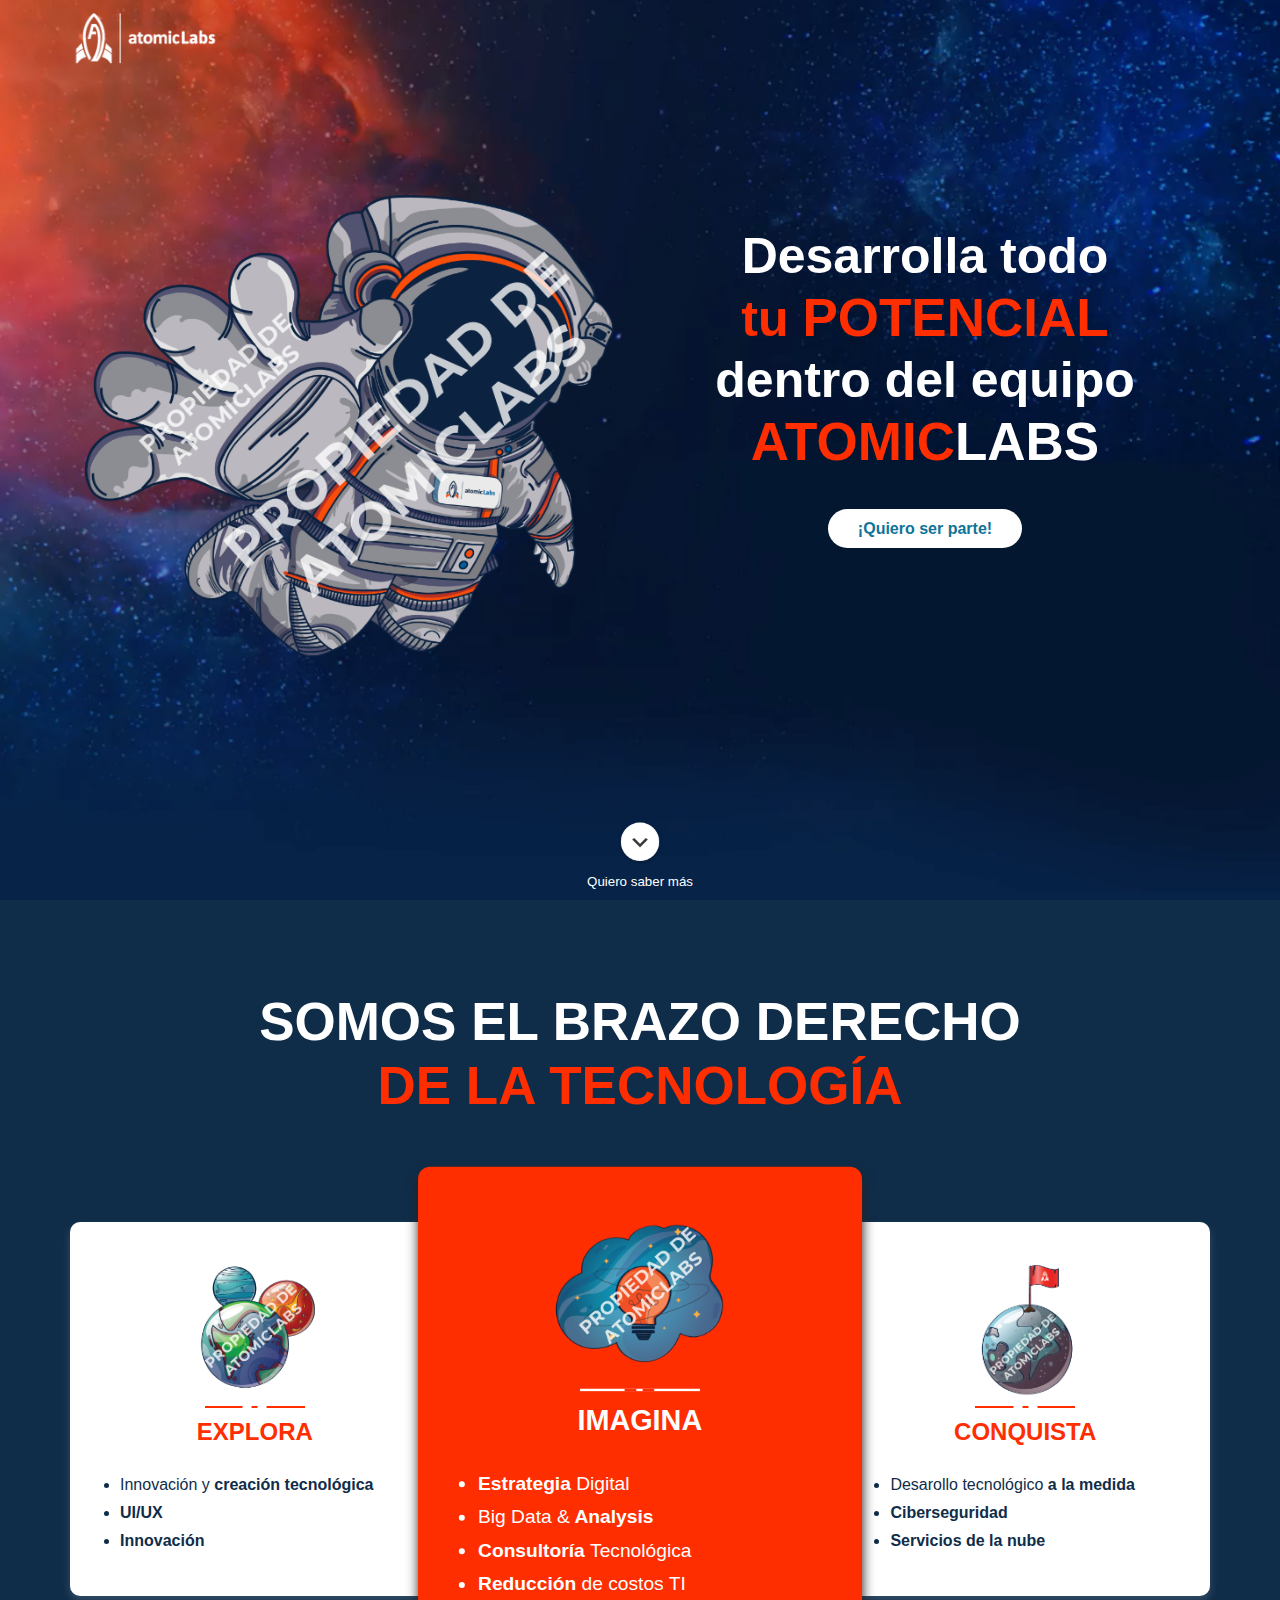
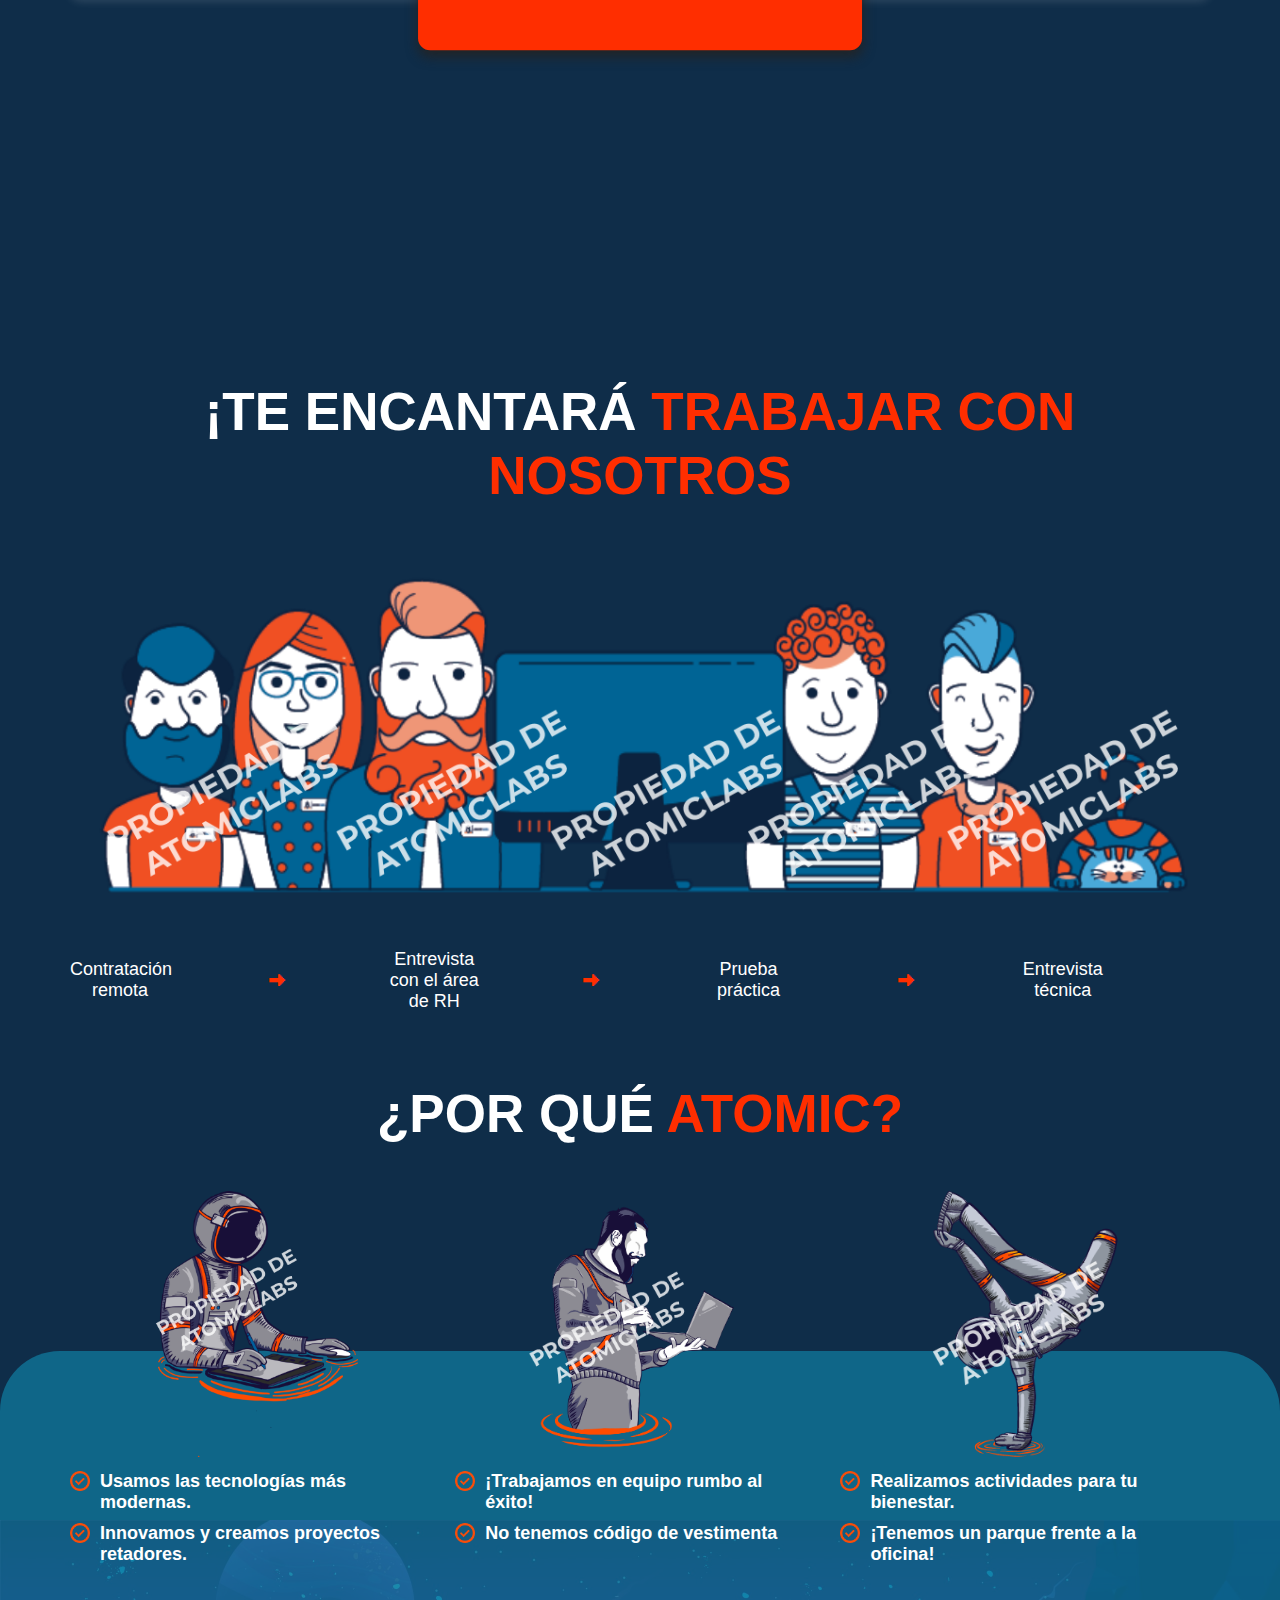
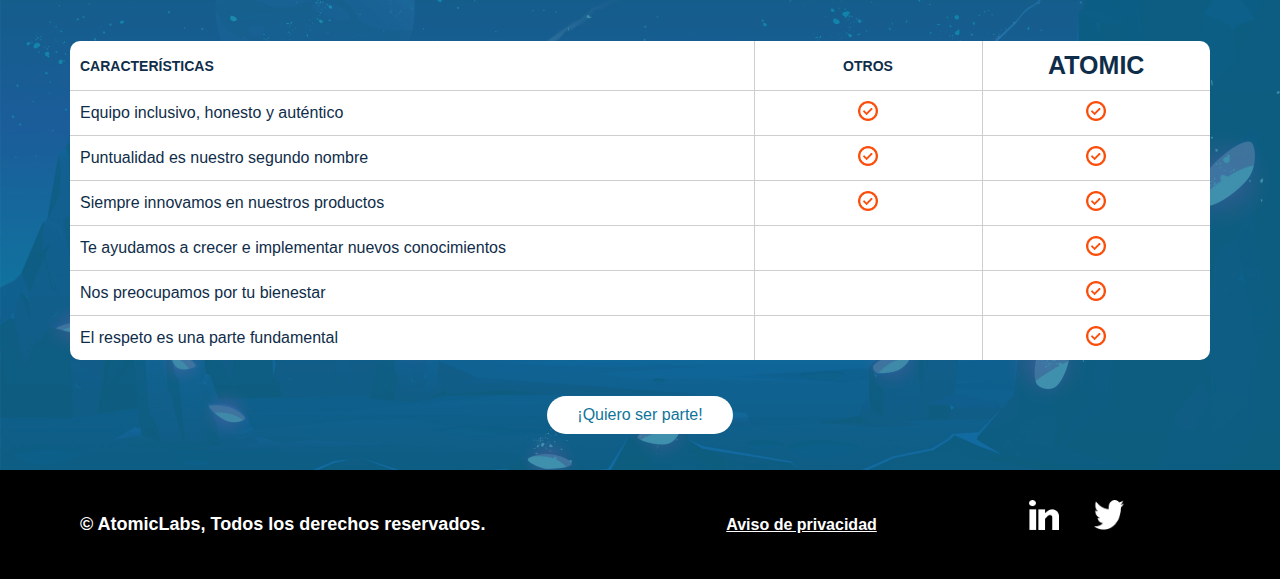
<file: index.html>
<!DOCTYPE html>
<html lang="es" dir="ltr">
  <head>
    <meta charset="utf-8">
    <meta name="viewport" content="width=device-width, initial-scale=1, shrink-to-fit=no">
    <link rel="stylesheet" href="./css/style.css">
    <title>AtomicLabs | Join Us</title>
  </head>
  <body>
    <div class="navbar-container">
      <div class="container">
        <div class="navbar-logo">
          <img src="./assets/img/icons/logo.webp" alt="logo">
        </div>
      </div>
    </div>

    <!-- Cover -->
    <section class="cover">
      <div class="container flex">
        <div class="astronaut-container">
          <img src="./assets/img/bgd/Group_4032.png" alt="astronaut">
        </div>

        <div class="cover-title flex">
          <div class="title">
            <div class="">
              Desarrolla todo
            </div>
            <div class="">
              <span class="orange"> tu </span>
              <span class="orange emphasis"> POTENCIAL</span>
            </div>
            <div class="">
              dentro del equipo
            </div>
            <div class="">
              <span class="emphasis"><span class="orange"> ATOMIC</span>LABS</span>
            </div>
            <div class="flex btn-container">
              <a href="register.html" class="btn">¡Quiero ser parte!</a>
            </div>
          </div>
        </div>
      </div>

      <div class="more-info">
        <img src="./assets/img/icons/Group_4013.png" alt="more-info">
        <small>Quiero saber más</small>
      </div>

    </section>
    <!-- End Cover -->

    <!-- Areas -->
    <section class="areas container">
      <h1 class="title emphasis">
        Somos el brazo derecho<br>
        <span class="orange"> de la tecnología</span>
      </h1>

      <div class="card-container flex">
        <!-- First card -->
        <div class="card">
          <div class="img-card-container">
            <img src="./assets/img/bgd/Group_4035.png" alt="planets">
            <div class="divisor-line flex">
              <span></span>
              <span></span>
            </div>
            <h2 class="card-title orange">Explora</h2>
          </div>
          <ul>
            <li>Innovación y<span class="bold"> creación tecnológica</span></li>
            <li class="bold">UI/UX</li>
            <li class="bold">Innovación</li>
          </ul>
        </div>

        <!-- Second card -->
        <div class="card">
          <div class="img-card-container">
            <img src="./assets/img/bgd/Group_4036.png" alt="ideas">
            <div class="divisor-line flex">
              <span></span>
              <span></span>
            </div>
            <h2 class="card-title">Imagina</h2>
          </div>
          <ul>
            <li><span class="bold">Estrategia </span>Digital</li>
            <li>Big Data &<span class="bold"> Analysis</span></li>
            <li><span class="bold">Consultoría </span>Tecnológica</li>
            <li><span class="bold">Reducción </span>de costos TI</li>
          </ul>
        </div>

        <!-- Third card -->
        <div class="card">
          <div class="img-card-container">
            <img src="./assets/img/bgd/Group_4037.png" alt="pin">
            <div class="divisor-line flex">
              <span></span>
              <span></span>
            </div>
            <h2 class="card-title orange">Conquista</h2>
          </div>
          <ul>
            <li>Desarollo tecnológico<span class="bold"> a la medida</span> </li>
            <li class="bold">Ciberseguridad</li>
            <li class="bold">Servicios de la nube</li>
          </ul>
        </div>
      </div>
    </section>
    <!-- End Areas -->

    <!-- Selection Process -->
    <section class="process container">
      <h1 class="title emphasis">
        ¡Te encantará
        <span class="orange">trabajar con nosotros</span>
      </h1>
      <img src="./assets/img/bgd/Group_4040.png" alt="">
      <div class="process-setps flex">
        <p>Contratación remota</p>
        <span></span>
        <p>Entrevista con el área de RH</p>
        <span></span>
        <p>Prueba práctica</p>
        <span></span>
        <p>Entrevista técnica</p>
        <span></span>
      </div>
    </section>
    <!-- End Selection Process -->

    <!-- About -->
    <section class="about container">
      <h1 class="title emphasis">¿Por qué<span class="orange"> atomic?</span></h1>
      <div class="about-specs flex">
        <div class="card-about-specs">
          <img src="./assets/img/bgd/Group_4041.png" alt="">
          <div class="">
            <p>Usamos las tecnologías más modernas.</p>
            <p>Innovamos y creamos proyectos retadores.</p>
          </div>
        </div>

        <div class="card-about-specs">
          <img src="./assets/img/bgd/Group_4042.png" alt="">
          <div class="">
            <p>¡Trabajamos en equipo rumbo al éxito!</p>
            <p>No tenemos código de vestimenta</p>
          </div>
        </div>

        <div class="card-about-specs">
          <img src="./assets/img/bgd/Group_4043.png" alt="">
          <div class="">
            <p>Realizamos actividades para tu bienestar.</p>
            <p>¡Tenemos un parque frente a la oficina!</p>
          </div>
        </div>
      </div>
    </section>

    <!-- characteristics -->
    <div class="about-table">
      <div class="about-char">
      </div>
      <div class="container">
        <table class="table-advantages">
          <thead>
            <th>Características</th>
            <th>otros</th>
            <th class="bold">Atomic</th>
          </thead>
          <tbody>
            <tr>
              <td>Equipo inclusivo, honesto y auténtico</td>
              <td><img src="./assets/img/icons/ic_check_tiny.png" alt=""> </td>
              <td><img src="./assets/img/icons/ic_check_tiny.png" alt=""> </td>
            </tr>
            <tr>
              <td>Puntualidad es nuestro segundo nombre</td>
              <td><img src="./assets/img/icons/ic_check_tiny.png" alt=""> </td>
              <td><img src="./assets/img/icons/ic_check_tiny.png" alt=""> </td>
            </tr>
            <tr>
              <td>Siempre innovamos en nuestros productos</td>
              <td><img src="./assets/img/icons/ic_check_tiny.png" alt=""> </td>
              <td><img src="./assets/img/icons/ic_check_tiny.png" alt=""> </td>
            </tr>
            <tr>
              <td>Te ayudamos a crecer e implementar nuevos conocimientos</td>
              <td></td>
              <td><img src="./assets/img/icons/ic_check_tiny.png" alt=""> </td>
            </tr>
            <tr>
              <td>Nos preocupamos por tu bienestar</td>
              <td></td>
              <td><img src="./assets/img/icons/ic_check_tiny.png" alt=""> </td>
            </tr>
            <tr>
              <td>El respeto es una parte fundamental</td>
              <td></td>
              <td><img src="./assets/img/icons/ic_check_tiny.png" alt=""> </td>
            </tr>
          </tbody>
        </table>
        <div class="flex btn-container">
          <a href="register.html" class="btn">¡Quiero ser parte!</a>
        </div>
      </div>
    </div>
    <!-- End About -->

    <footer>
      <div class="planet-image">
        <img src="./assets/img/bgd/footer.jpg" alt="">
      </div>
      <div class="flex container">
        <div class="">
          <p>&copy AtomicLabs, Todos los derechos reservados.</p>
        </div>

        <div class="flex privacity-social">
          <a href="" class="privacity">Aviso de privacidad</a>
          <div class="social">
            <a target="_blank" href="https://www.linkedin.com/organization-guest/company/atomic-mexico"><img src="./assets/img/icons/linkedin.png" alt=""></a>
            <a target="_blank" href="https://twitter.com/atomicmexico?lang=es"><img src="./assets/img/icons/twitter.png" alt=""></a>
          </div>
        </div>
      </div>
    </footer>


  <script type="module" src="https://ajax.googleapis.com/ajax/libs/jquery/3.5.1/jquery.min.js"></script>
  <script type="module" src="js/main.js" charset="utf-8"></script>
  </body>
</html>
</file>
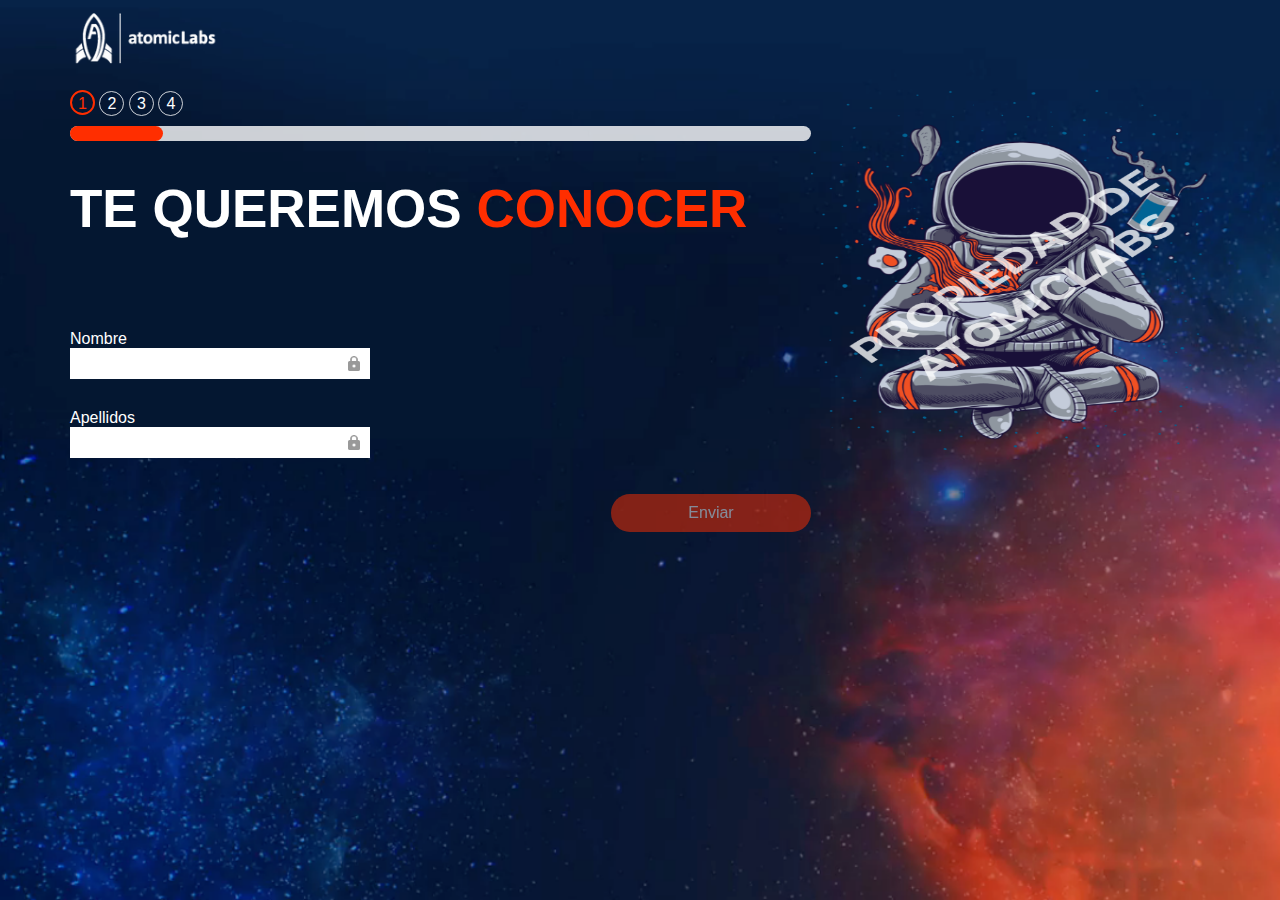
<file: register.html>
<html lang="es" dir="ltr">
  <head>
    <meta charset="utf-8">
    <meta name="viewport" content="width=device-width, initial-scale=1, shrink-to-fit=no">
    <link rel="stylesheet" href="./css/style.css">
    <title>AtomicLabs | Join Us</title>
  </head>
  <body>

    <div class="navbar-container">
      <div class="container">
        <div class="navbar-logo">
          <img src="./assets/img/icons/logo.webp" alt="logo">
        </div>
      </div>
    </div>


    <section class="datos">
      <div class="flex container">

          <form class="form form-step-1" action="index.html" method="post">

            <!-- progress bar -->
            <div class="container-prog-bar">
              <div class="steps-container">
                <span class="steps step-actual">1</span>
                <span class="steps">2</span>
                <span class="steps">3</span>
                <span class="steps">4</span>
              </div>
              <div class="prog-bar">
                <div class="loaded-prog-bar"></div>
              </div>
              <h1 class="title emphasis">te queremos<span class="orange">  conocer</span></h1>
            </div>
            <!-- End progress bar -->


            <div class="form-fields">
              <label for="name">Nombre</label>
              <input type="text" name="name" required>
              <img src="./assets/img/icons/ic_lock_24px.png" alt="locked">
            </div>
            <div class="form-fields">
              <label for="surname">Apellidos</label>
              <input type="text" name="surname" required>
              <img src="./assets/img/icons/ic_lock_24px.png" alt="locked">
            </div>
            <div class="flex btn-container">
              <input type="submit" class="btn btn2" name="" value="Enviar">
            </div>
          </form>

        <div class="astronaut-container">
          <img src="./assets/img/bgd/Group_4033.png" alt="astronaut">
        </div>
      </div>
    </section>


  <script type="module" src="https://ajax.googleapis.com/ajax/libs/jquery/3.5.1/jquery.min.js"></script>
  <script src="js/main.js" type="module" charset="utf-8"></script>
  </body>
</html>
</file>
<file: css/style.css>
:root {
  --blue: rgb(15, 116, 153);
  --orange: rgb(255, 46, 0);
  --space-blue: rgb(15, 45, 73);
}

html {
  font-size: 62.5%;
  box-sizing: border-box;
  scroll-behavior: smooth;
}

body {
  font-size: 1.6rem;
  margin: 0;
  color: white;
  font-family: sans-serif;
  background-color: var(--space-blue);
}

*, *:before, *:after {
  box-sizing: inherit;
}

img {
  width: 100%;
  max-height: 100%;
}

a {
  text-decoration: none;
  color: var(--blue);
}

a:hover {
  cursor: pointer;
}

small {
  display: inline-block;
}

p {
  font-size: 1.8rem;
  margin: 1rem 0;
}

input {
  border: none;
}

input:focus {
  outline: none;
}

input[type="submit"] {
  opacity: 50%;
}

/* ===============================================================================
    Tools
 =============================================================================== */
.container {
  max-width: 120rem;
  margin: 0 auto;
  padding: 0 3rem;
}

.flex {
  display: flex;
  justify-content: space-between;
  align-items: center;
  flex-wrap: wrap;
}

.title {
  font-size: 3rem;
  line-height: 1.2;
  text-align: justify;
  font-weight: 700;
  text-align: center;
}

.emphasis {
  font-size: 3.5rem;
  text-transform: uppercase;
  font-weight: 900;
}

@media only screen and (min-width: 36rem) {
  .title {
    font-size: 5rem;
  }

  .emphasis {
    font-size: 5.3rem;
  }
}

.bold {
  font-weight: 900;
}

.orange {
  color: var(--orange);
}

.btn-container {
  justify-content: center;
  margin: 3rem 0;
  height: 5rem !important;
}

.btn {
  border-radius: 5rem;
  background-color: white;
  padding: 1rem 3rem;
  font-size: 1.6rem;
}

.btn:hover {
  cursor: pointer;
  box-shadow: .1rem .2rem .5rem var(--blue);
  transition: all .3s ease;
}

.btn2 {
  width: 20rem;
  background-color: var(--orange);
  color: white;
}

/*Gravity animation*/
@keyframes gravity {
  0% {
    bottom: 0px;
  }

  50% {
    bottom: 3rem;
  }

  100% {
    bottom: 0px;
  }
}

.mb-3 {
  margin-bottom: 3rem;
}

/* ===============================================================================
    Navbar
 =============================================================================== */
.navbar-container {
  width: 100%;
  height: 8rem;
  position: absolute;
  top: 0;
  left: 0;
  z-index: 5;
}

.navbar-logo {
  height: 8rem;
  max-width: 15rem;
}

/* ===============================================================================
    Cover
 =============================================================================== */
.cover {
  width: 100%;
  min-height: 100vh;
  background: url(../assets/img/bgd/Mask_Group_1.png);
  background-position: center center;
  background-size: cover;
}

.cover-container {
  justify-content: space-around;
}

.cover .container>div {
  width: 100%;
  max-height: 50vh;
  padding: 3rem 0;
}

.astronaut-container {
  margin-top: 8rem;
}

.cover-title {
  margin-top: 0;
}

.cover-title .title {
  max-width: 90%;
  margin: 0 auto;
}

@media only screen and (min-width: 36rem) {
  .cover-container {
    justify-content: space-between;
  }

  .cover .container>div {
    width: 50%;
    height: auto;
    padding: 1.5rem;
    margin-top: calc(20vh);
  }
}

.astronaut-container img {
  height: auto;
  position: relative;
  animation: gravity 5s infinite;
}

.more-info {
  width: 14rem;
  text-align: center;
  margin: 0 auto;
}

.more-info img {
  width: 5rem;
}

@media only screen and (min-width: 36rem) {
  .more-info {
    position: absolute;
    left: calc(50% - 7rem);
    bottom: 1rem;
  }
}

/* ===============================================================================
    Areas
 =============================================================================== */
.areas {
  width: 100%;
  min-height: 100vh;
  margin-top: 9rem;
}

.card-container {
  margin-top: 9rem;
}

.card {
  width: 100%;
  background-color: red;
  border-radius: 1rem;
  background-color: white;
  box-shadow: 0 .5rem 1rem rgba(255, 255, 255, 0.15);
  padding: 3rem 1rem;
  margin-bottom: 3rem;
}

.card:nth-child(2) {
  transform: scale(1.1);
  background-color: var(--orange);
  box-shadow: 0 .5rem 1rem rgba(36, 36, 36, 0.93);
}

.card .img-card-container {
  width: 15rem;
  margin: 0 auto;
}

@media only screen and (min-width: 36rem) {
  .card {
    width: calc(33.3% - 1rem);
    margin-bottom: 0;
  }

  .card:nth-child(2) {
    transform: scale(1.2);
  }
}

/*Line above title*/
.divisor-line {
  width: 10rem;
  margin: 0 auto;
  background-color: var(--orange);
  justify-content: center;
}

.card:nth-child(2) .divisor-line {
  background-color: white;
}

.card:nth-child(2) .divisor-line span {
  border: .1rem solid var(--orange);
}

.divisor-line span {
  width: 1rem;
  height: .1rem;
  border: .1rem solid white;
  margin-right: .5rem;
  border-radius: 1rem;
}

.divisor-line span:last-of-type {
  margin-right: 0;
}

.card-title {
  text-align: center;
  text-transform: uppercase;
  margin: 1rem 0;
}

.card ul {
  color: var(--space-blue);
  margin-top: 3rem;
}

.card ul li {
  margin-bottom: 1rem;
}

.card:nth-child(2) ul {
  color: white;
}

/* ===============================================================================
    Selection process
 =============================================================================== */
.process {
  margin-top: 9rem;
}

.process-container img {
  width: 100%;
  height: auto;
}

.process-setps p {
  text-align: center;
  position: relative;
  width: 10rem;
}

.process-setps span::after {
  content: '🠚';
  font-size: 2rem;
  font-weight: 900;
  color: var(--orange);
}

.process-setps span:last-of-type::after {
  content: '';
}

/* ===============================================================================
    About
 =============================================================================== */
.about {
  margin-top: 6rem;
}

.about-specs {
  position: relative;
  z-index: 2;
}

.card-about-specs {
  width: 100%;
  height: 40rem;
  padding: 1rem;
  text-align: center;
  margin-bottom: 3rem;
}

.card-about-specs img {
  height: 70%;
  width: auto;
}

.card-about-specs p {
  margin-bottom: 1rem;
  position: relative;
  padding-left: 2rem;
  font-weight: 900;
  text-align: left;
}

.card-about-specs p::before {
  content: '';
  background-image: url(../assets/img/icons/ic_check_tiny.png);
  width: 2rem;
  height: 2rem;
  background-size: 2rem 2rem;
  background-repeat: no-repeat;
  position: absolute;
  left: -1rem;
}

@media only screen and (min-width: 36rem) {
  .card-about-specs {
    width: calc(33.3% - 1rem);
    margin-bottom: 0;
  }
}

/*characteristics*/
.about-table {
  position: relative;
}

.about-table .container {
  position: relative;
  z-index: 1;
  padding-top: 6rem;
}

.about-char {
  width: 100%;
  min-height: 75rem;
  background-color: rgba(15, 116, 153, 0.8);
  border-radius: 6rem 6rem 0 0;
  position: absolute;
  top: -23rem;
  z-index: 0;
}

/*Table advantages head*/
.table-advantages {
  width: 100%;
  background-color: white;
  border-radius: 1rem;
  padding: 1rem;
  color: var(--space-blue);
  border-collapse: collapse;
  text-align: center;
}

.table-advantages thead th {
  font-weight: 900;
  text-transform: uppercase;
  padding: 1rem;
  font-size: 1.4rem;
  border-right: 0.1rem solid rgb(208, 205, 205);
  width: 20%;
}

.table-advantages thead th:first-child {
  text-align: left;
  width: 60%;
}

.table-advantages thead th:last-child {
  border-right: transparent;
  font-size: 1.8rem;
}

@media only screen and (min-width: 36rem) {
  .table-advantages thead {
    font-size: 2rem;
  }

  .table-advantages thead th:last-child {
    font-size: 2.5rem;
  }
}

/*Table advantages body*/
.table-advantages tbody td {
  border-top: 0.1rem solid rgb(208, 205, 205);
  border-right: 0.1rem solid rgb(208, 205, 205);
  padding: 1rem;
  font-size: 1.2rem;
}

.table-advantages tbody td:first-child {
  text-align: left;
}

.table-advantages tbody td:last-child {
  border-right: transparent;
}

.table-advantages td img {
  width: 1.5rem;
  height: 1.5rem;
}

@media only screen and (min-width: 36rem) {
  .table-advantages td img {
    width: 2rem;
    height: 2rem;
  }

  .table-advantages tbody td {
    font-size: 1.6rem;
  }
}

/* ===============================================================================
    Footer
 =============================================================================== */
footer {
  width: 100%;
  min-height: 10rem;
  background-color: black;
  position: relative;
  font-size: 1.6rem;
  font-weight: 900;
  padding-top: 3rem;
}

.planet-image {
  position: absolute;
  z-index: -1;
  width: 100%;
  top: -55rem;
}

footer>.flex>div {
  width: 100%;
  padding: 0 1rem;
  margin-bottom: 3rem;
}

.privacity-social {
  justify-content: space-around;
  flex-direction: column;
  text-align: right;
  order: 1;
}

footer>.flex>div:nth-child(1) {
  order: 2;
}

.social {
  order: 1;
  margin-bottom: 1.5rem;
}

.privacity {
  color: white;
  text-decoration: underline;
  order: 2;
}

.social a img {
  width: 3rem;
  height: 3rem;
  margin-right: 3rem;
}

.social a:last-of-type img {
  margin-right: 0;
}

@media only screen and (min-width: 36rem) {
  footer>.flex>div {
    width: 50%;
  }

  footer>.flex>div:nth-child(1) {
    order: 1;
  }

  .privacity-social {
    order: 2;
    flex-direction: row;
  }

  .social {
    order: 2;
  }
}

/* ===============================================================================
    Register.html | End of index
 =============================================================================== */
/* Main container of steps files */
.datos {
  width: 100%;
  min-height: 100vh;
  height: auto;
  padding-top: 9rem;
}

.datos::before {
  content: '';
  background: url(../assets/img/bgd/Mask_Group_1.png);
  background-size: cover;
  background-position: center center;
  position: absolute;
  top: 0;
  left: 0;
  bottom: 0;
  right: 0;
  min-height: 100vh;
  height: auto;
  transform: rotate(180deg);
}

.datos>.flex {
  min-height: calc(100vh - 9rem);
  align-items: stretch;
}

/* Form style */
.form {
  position: relative;
  width: 100%;
}

.form-fields {
  width: 100%;
  margin-bottom: 3rem;
  position: relative;
}

.form-fields label {
  display: block;
}

.form-fields input {
  width: 100%;
  font-size: 1.8rem;
  padding: .5rem 1rem;
  color: var(--space-blue);
}

/*lock icon*/
.form-fields img {
  position: absolute;
  bottom: .8rem;
  right: 1rem;
  width: 1.2rem;
  height: 1.5rem;
  filter: invert(40%);
}

@media only screen and (min-width: 36rem) {
  .form-fields {
    width: 30rem;
  }

  .form .btn-container {
    justify-content: flex-end;
  }
}

/*Progress bar*/
.container-prog-bar {
  width: 100%;
  margin-bottom: 6rem;
}

.container-prog-bar h1 {
  text-align: left;
}

.steps-container {
  justify-content: space-around;
  margin-bottom: 1rem;
}

.steps {
  border: .1rem solid rgba(255, 255, 255, 0.8);
  display: inline-block;
  width: 2.5rem;
  height: 2.5rem;
  padding-top: .3rem;
  border-radius: 50%;
  text-align: center;
}

.step-checked {
  background-color: var(--orange);
  border: none;
}

.step-actual {
  border: .2rem solid var(--orange);
  color: var(--orange);
}

.prog-bar {
  width: 100%;
  height: 1.5rem;
  background-color: rgba(255, 255, 255, 0.8);
  border-radius: 2rem;
  margin-bottom: 1.5rem
}

.loaded-prog-bar {
  width: 12.5%;
  height: inherit;
  background-color: var(--orange);
  border-radius: inherit;
}

.step-number-container {
  justify-content: flex-start;
  flex-wrap: nowrap;
}

.step-number-container h1 {
  margin: 1.5rem 0 0;
}

.step-number {
  width: 3rem;
  height: 3rem;
  background-color: var(--orange);
  border-radius: 50%;
  font-size: 2rem;
  padding-top: .5rem;
  text-align: center;
  margin-right: 1rem;
}

@media only screen and (min-width: 36rem) {
  .container-prog-bar {
    margin-bottom: 9rem;
  }

  .back-step small:hover {
    cursor: pointer;
    color: var(--blue);
  }
}

/*Edit*/
.step-number-edit {
  width: 1.5rem;
  height: 1.5rem;
}

.wth-100 {
  width: 100%;
  justify-content: flex-start;
}

.wth-100 img {
  margin-left: 1rem;
}

/* astronaut images */
.datos>.flex>.astronaut-container {
  width: 100%;
  max-height: 40vh;
  margin: 0;
  text-align: center;
}

.datos>.flex>.astronaut-container>img {
  height: 20rem;
  width: auto;
}

@media only screen and (min-width: 36rem) {
  .datos .flex .astronaut-container {
    width: 35%;
    height: auto;
  }

  .datos .flex .astronaut-container img {
    width: 100%;
    height: auto;
  }

  .form {
    width: 65%;
  }

  .wth-100 img:hover {
    cursor: pointer;
  }
}

/* ===============================================================================
    Messages
 =============================================================================== */
.error {
  width: 1rem;
  height: 1rem;
  position: fixed;
  top: 50%;
  left: 50%;
  border-radius: 50%;
  text-align: center;
  background-color: var(--orange);
  box-shadow: 0 .2rem .5rem var(--blue);
  display: none;
}

.success-next {
  position: fixed;
  z-index: 10;
  top: 0;
  left: -200vh;
}

.success-next img {
  height: 100vh;
  width: auto;
  position: relative;
  z-index: 6;
}

.fire {
  height: 50rem;
  width: 50rem;
  border-radius: 3rem;
  background: radial-gradient(yellow, rgb(208, 123, 34), red);
  transform: rotate(45deg);
  position: absolute;
  z-index: 5;
  left: -30rem;
  bottom: 20rem;
}

/*Sending code animation*/
.sending-code {
  position: fixed;
  top: 0;
  left: 0;
  z-index: 10;
  width: 100%;
  height: 100vh;
  background-color: var(--space-blue);
  padding-top: calc(40vh - 10rem);
}

.sending-code div {
  width: 30rem;
  height: 20rem;
  margin: 0 auto;
  text-align: center;
  position: relative;
}

.airplane img {
  width: 20rem !important;
  height: auto;
}

.sending-code img {
  width: 10rem;
  position: absolute;
  left: calc(50% - 5rem);
  animation: gravity 5s infinite;
}

.sending-code p {
  position: absolute;
  bottom: -3rem;
  width: 20rem;
  left: calc(50% - 10rem);
}

@media only screen and (min-width: 36rem) {
  .sending-code img {
    width: 10rem;
    margin: 0 auto;
  }

  .sending-code p {
    position: absolute;
    left: calc(65% - 10rem);
  }
}

/* ===============================================================================
  Terms and conditions
 =============================================================================== */
#terms {
  color: white;
  text-decoration: underline;
}

#terms:hover, #close:hover {
  cursor: pointer;
}

.terms-container {
  position: fixed;
  top: 0;
  left: 0;
  z-index: 10;
  width: 100%;
  height: 100vh;
  background-color: gray;
  padding-top: 3rem;
  display: none;
}

#close {
  width: 3rem;
  height: 3rem;
  position: absolute;
  right: 0;
  top: 0;
  border-radius: 50%;
  color: red;
  border-radius: .1rem solid red;
}

.terms-notice {
  position: relative;
  margin: 0 auto;
  width: 50rem;
  max-width: 100%;
  padding: 3rem;
  background-color: white;
  border-radius: 1rem;
  z-index: 5;
  color: var(--space-blue);
}

.terms-notice div {
  text-align: center;
}

.terms-notice div img {
  width: 3rem;
  height: 3rem;
}

.terms-notice p {
  margin-bottom: 3rem;
  font-size: 1.6rem;
}

.terms-fields {
  width: 100%;
  margin-top: 3rem;
  position: relative;
}

.terms-fields label {
  margin-left: 3rem;
}

.terms-fields input {
  position: absolute;
  top: 0;
  left: 0;
  width: 1.5rem;
  height: 1.5rem;
}

#agree-terms:checked::before {
  content: '';
  position: absolute;
  width: 100%;
  height: 100%;
  left: 0;
  top: 0;
  background-color: var(--orange);
  z-index: 3;
}

#agree-terms:checked::after {
  content: '✔';
  color: white;
  position: absolute;
  left: 0;
  bottom: 0;
  z-index: 4;
}
</file>
